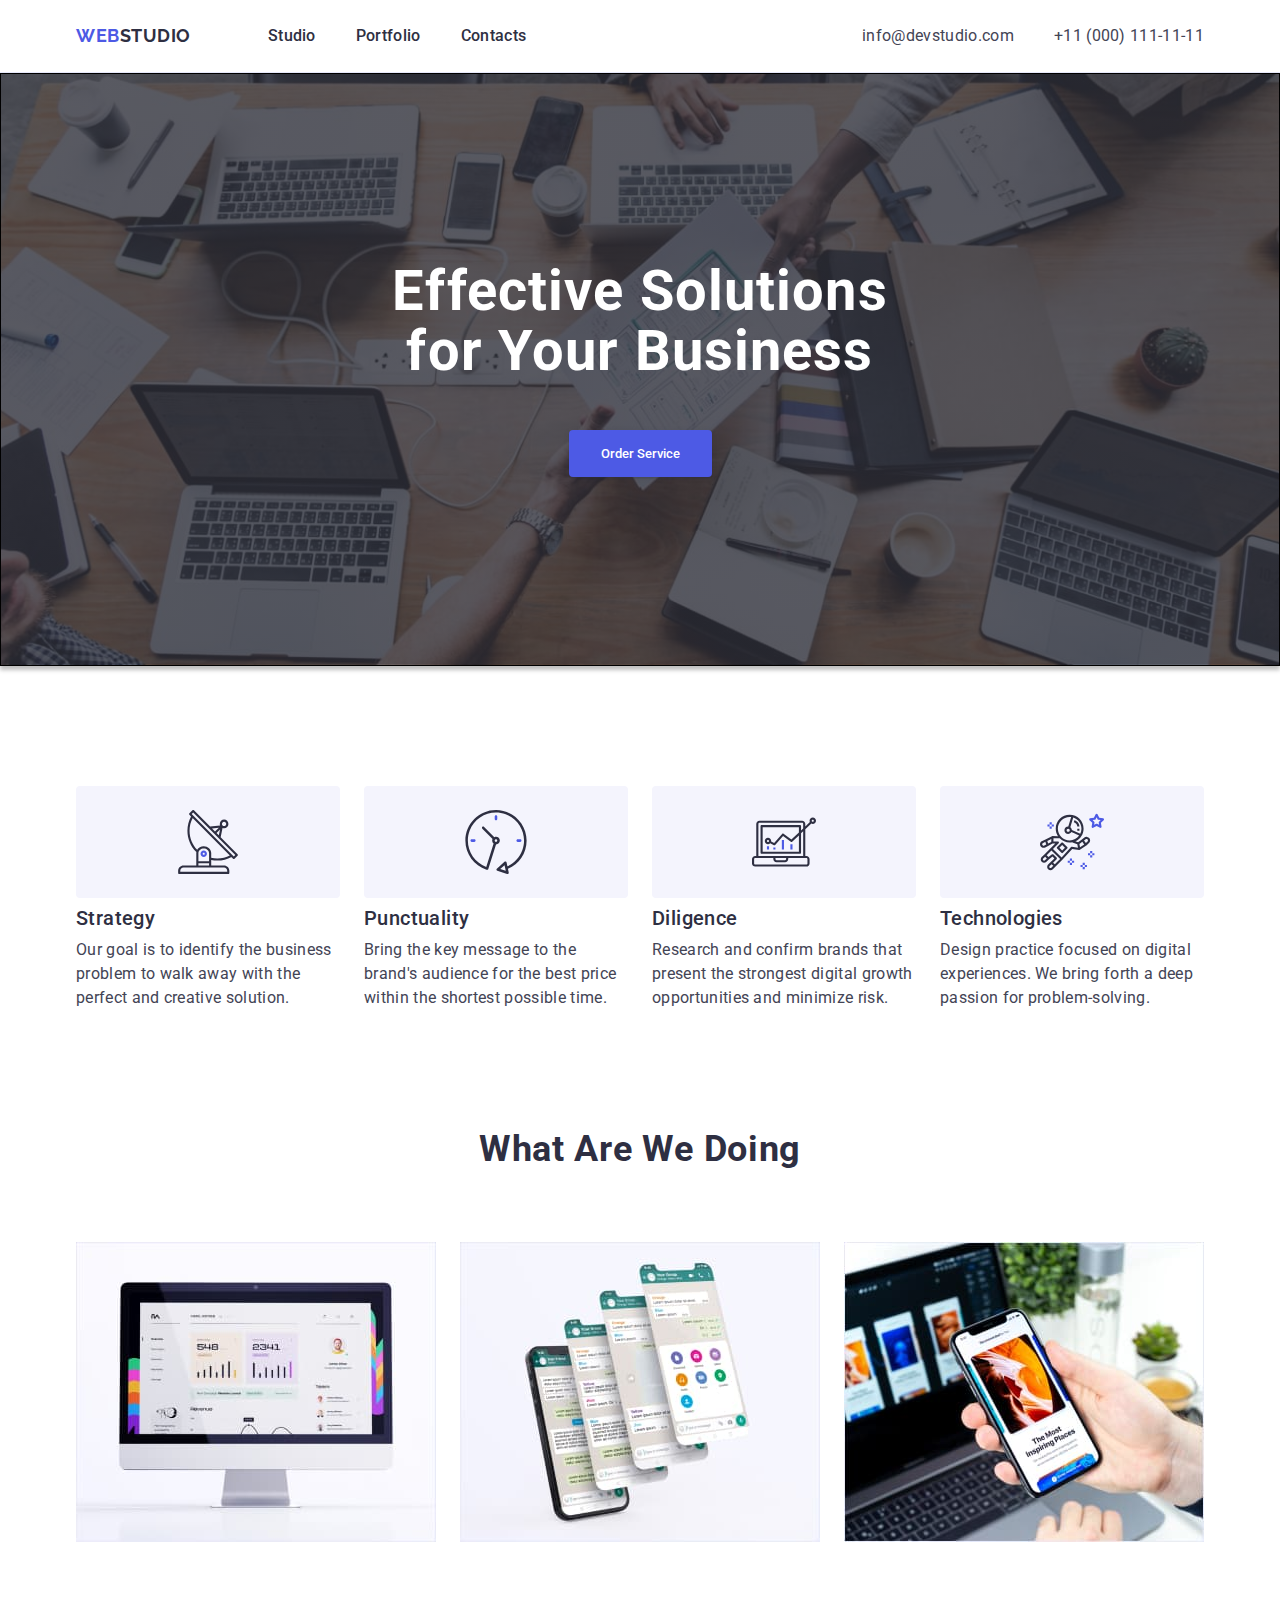
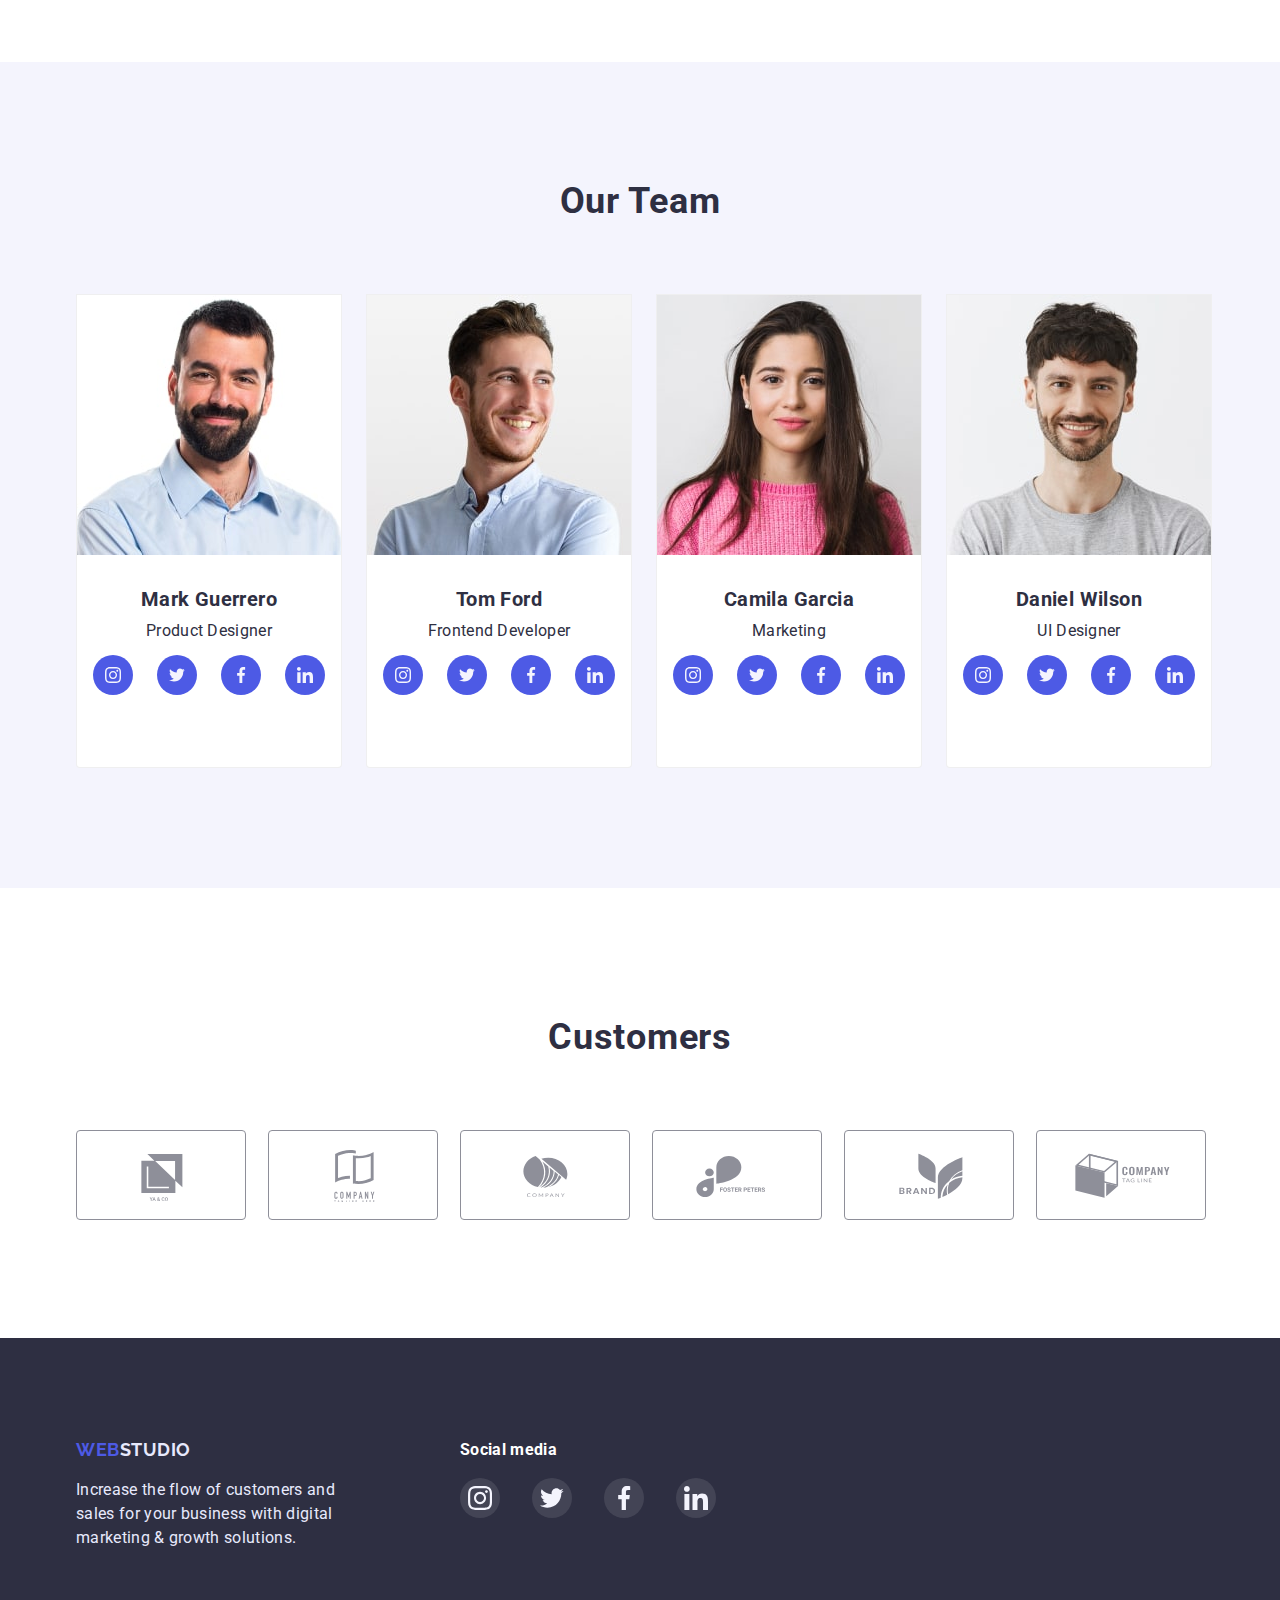
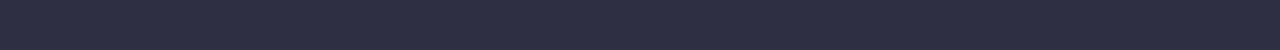
<file: index.html>
<!DOCTYPE html>
<html lang="en">

<head>
    <meta charset="UTF-8">
    <meta http-equiv="X-UA-Compatible" content="IE=edge">
    <meta name="viewport" content="width=device-width, initial-scale=1.0">
    <title>goit-markup-hw-04</title>

    <link rel="preconnect" href="https://fonts.googleapis.com">
    <link rel="preconnect" href="https://fonts.gstatic.com" crossorigin>
    <link
        href="https://fonts.googleapis.com/css2?family=Raleway:wght@700&family=Roboto:wght@400;500;700;900&display=swap"
        rel="stylesheet">
    <link rel="stylesheet" href="./css/style.css">
</head>

<body>
    <header class="header">
        <div class="container link">
            <nav class="navigation">
                <a href="./index.html" class="header-logo"><span class="color-web">Web</span>Studio</a>

                <ul class="header-list">
                    <li><a href="./index.html" class="header-link">Studio</a></li>
                    <li><a href="./portfolio.html" class="header-link">Portfolio</a></li>
                    <li><a href="" class="header-link">Contacts</a></li>
                </ul>
            </nav>
            <ul class="header-contacts">
                <li class="header-mail">
                    <a class="contacts" href="mailto:info@devstudio.com">info@devstudio.com</a>
                </li>
                <li class="header-phone">
                    <a class="contacts" href="tel:+11(000)1111111">+11 (000) 111-11-11</a>
                </li>
            </ul>
            
        </div>
    </header>

    <main>

        <section class="body background-body">
            <div class="container">
                <h1 class="body-title">Effective Solutions for Your Business</h1>
                <button class="body-title-btn" type="button">Order Service</button>
            </div>
        </section>

        <section class="section-slogan">
            <!-- <h2>section 2</h2> -->
            <div class="container">
                <ul class="section-slogan-col">
                    <li class="col">
                        <div class="slogan-icon">
                            <svg class="section-slogan-icon">
                                <use href="./img/symbol-defs.svg#icon-antenna"></use>
                            </svg>
                        </div>
                        <h3 class="slogan">Strategy</h3>
                        <p class="text">Our goal is to identify the business
                            problem to walk away with the perfect and creative solution. 
                        </p>
                    </li>
                    <li class="col">
                        <div class="slogan-icon">
                            <svg class="section-slogan-icon">
                                <use class="slogan-icon" href="./img/symbol-defs.svg#icon-clock"></use>
                            </svg>
                        </div>
                        <h3 class="slogan">Punctuality</h3>
                        <p class="text">Bring the key message to the brand's audience for the best price within the shortest
                            possible time.</p>
                    </li>
                    <li class="col">
                        <div class="slogan-icon">
                            <svg class="section-slogan-icon">
                                <use href="./img/symbol-defs.svg#icon-diagram"></use>
                            </svg>
                        </div>
                        <h3 class="slogan">Diligence</h3>
                        <p class="text">Research and confirm brands that present the strongest digital growth opportunities
                            and minimize
                            risk.</p>
                    </li>
                    <li class="col">
                        <div class="slogan-icon">
                            <svg class="section-slogan-icon">
                                <use href="./img/symbol-defs.svg#icon-astronaut"></use>
                            </svg>
                        </div>
                        <h3 class="slogan">Technologies</h3>
                        <p class="text">Design practice focused on digital experiences. We bring forth a deep passion for
                            problem-solving.</p>
                    </li>
                </ul>
            </div>
        </section>

        <section class="section">
            <div class="container">
                <h2 class="heading">What are we doing</h2>
                <ul class="image">
                    <li>
                        <img width="360" height="300" src="img/photo-1.jpg" alt="Monitor image">
                    </li>
                                        
                    <li>
                        <img width="360" height="300" src="img/photo-2.jpg" alt="Smartphone image">
                    </li>
                    
                    <li>
                        <img width="360" height="300" src="img/photo-3.jpg" alt="Image of smartphone and laptop">
                    </li>
                </ul>
                
            </div>
        </section>

        <section class="section-team">
            <div class="container">
                <h2 class="heading">Our Team</h2>
                <ul class="container-team">
                
                    <li class="section-team-item">
                        <img class="img" width="264" height="260" src="img/employee-1.jpg" alt="Photo of the employee">
                        <div class="employee-desc">
                            <h3 class="employee">Mark Guerrero</h3>
                            <p class="desc">Product Designer</p>
                            <ul class="team-soc-list">
                                <li class="team-soc-item">
                                    <a href="#" class="team-soc-link">
                                        <svg class="team-soc-icon">
                                            <use href="./img/icons.svg#icon-instagram"></use>
                                        </svg>
                                    </a>
                                </li>
                                <li class="team-soc-item">
                                    <a href="#" class="team-soc-link">
                                        <svg class="team-soc-icon">
                                            <use href="./img/icons.svg#icon-twitter"></use>
                                        </svg>
                                    </a>
                                </li>
                                <li class="team-soc-item">
                                    <a href="#" class="team-soc-link">
                                        <svg class="team-soc-icon">
                                            <use href="./img/icons.svg#icon-facebook"></use>
                                        </svg>
                                    </a>
                                </li>
                                <li class="team-soc-item">
                                    <a href="#" class="team-soc-link">
                                        <svg class="team-soc-icon">
                                            <use href="./img/icons.svg#icon-linkedin"></use>
                                        </svg>
                                    </a>
                                </li>
                            </ul>
                        </div>
                    </li>

                    <li class="section-team-item">
                        <img class="img" width="264" height="260" src="img/employee-2.jpg" alt="Photo of the employee">
                        <div class="employee-desc">
                            <h3 class="employee">Tom Ford</h3>
                            <p class="desc">Frontend Developer</p>
                            <ul class="team-soc-list">
                                <li class="team-soc-item">
                                    <a href="#" class="team-soc-link">
                                        <svg class="team-soc-icon">
                                            <use href="./img/icons.svg#icon-instagram"></use>
                                        </svg>
                                    </a>
                                </li>
                                <li class="team-soc-item">
                                    <a href="#" class="team-soc-link">
                                        <svg class="team-soc-icon">
                                            <use href="./img/icons.svg#icon-twitter"></use>
                                        </svg>
                                    </a>
                                </li>
                                <li class="team-soc-item">
                                    <a href="#" class="team-soc-link">
                                        <svg class="team-soc-icon">
                                            <use href="./img/icons.svg#icon-facebook"></use>
                                        </svg>
                                    </a>
                                </li>
                                <li class="team-soc-item">
                                    <a href="#" class="team-soc-link">
                                        <svg class="team-soc-icon">
                                            <use href="./img/icons.svg#icon-linkedin"></use>
                                        </svg>
                                    </a>
                                </li>
                            </ul>
                        </div>
                    </li>

                    <li class="section-team-item">
                        <img class="img" width="264" height="260" src="img/employee-3.jpg" alt="Photo of the employee">
                        <div class="employee-desc">
                            <h3 class="employee">Camila Garcia</h3>
                            <p class="desc">Marketing</p>
                            <ul class="team-soc-list">
                                <li class="team-soc-item">
                                    <a href="#" class="team-soc-link">
                                        <svg class="team-soc-icon">
                                            <use href="./img/icons.svg#icon-instagram"></use>
                                        </svg>
                                    </a>
                                </li>
                                <li class="team-soc-item">
                                    <a href="#" class="team-soc-link">
                                        <svg class="team-soc-icon">
                                            <use href="./img/icons.svg#icon-twitter"></use>
                                        </svg>
                                    </a>
                                </li>
                                <li class="team-soc-item">
                                    <a href="#" class="team-soc-link">
                                        <svg class="team-soc-icon">
                                            <use href="./img/icons.svg#icon-facebook"></use>
                                        </svg>
                                    </a>
                                </li>
                                <li class="team-soc-item">
                                    <a href="#" class="team-soc-link">
                                        <svg class="team-soc-icon">
                                            <use href="./img/icons.svg#icon-linkedin"></use>
                                        </svg>
                                    </a>
                                </li>
                            </ul>
                        </div>
                    </li>

                    <li class="section-team-item">
                        <img class="img" width="264" height="260" src="img/employee-4.jpg" alt="Photo of the employee">
                        <div class="employee-desc">
                            <h3 class="employee">Daniel Wilson</h3>
                            <p class="desc">UI Designer</p>
                            <ul class="team-soc-list">
                                <li class="team-soc-item">
                                    <a href="#" class="team-soc-link">
                                        <svg class="team-soc-icon">
                                            <use href="./img/icons.svg#icon-instagram"></use>
                                        </svg>
                                    </a>
                                </li>
                                <li class="team-soc-item">
                                    <a href="#" class="team-soc-link">
                                        <svg class="team-soc-icon">
                                            <use href="./img/icons.svg#icon-twitter"></use>
                                        </svg>
                                    </a>
                                </li>
                                <li class="team-soc-item">
                                    <a href="#" class="team-soc-link">
                                        <svg class="team-soc-icon">
                                            <use href="./img/icons.svg#icon-facebook"></use>
                                        </svg>
                                    </a>
                                </li>
                                <li class="team-soc-item">
                                    <a href="#" class="team-soc-link">
                                        <svg class="team-soc-icon">
                                            <use href="./img/icons.svg#icon-linkedin"></use>
                                        </svg>
                                    </a>
                                </li>
        
                            </ul>
                        </div>
                    </li>
                    
                </ul>
            </div>
        </section>

        <section class="customers-section">
            <div class="container">
                <h2 class="heading">Customers</h2>
                <div class="customers-icons">
                    <ul class="customers-list">
                        <li class="customers-item">
                            <a href="#" class="customers-link">
                                <svg class="svg-customers">
                                    <use href="./img/customers.svg#icon-customer-1"></use>
                                </svg>
                            </a>
                        </li>
                        <li class="customers-item">
                            <a href="#" class="customers-link">
                                <svg class="svg-customers">
                                    <use href="./img/customers.svg#icon-customer-2"></use>
                                </svg>
                            </a>
                        </li>
                        <li class="customers-item">
                            <a href="#" class="customers-link">
                                <svg class="svg-customers">
                                    <use href="./img/customers.svg#icon-customer-3"></use>
                                </svg>
                            </a>
                        </li>
                        <li class="customers-item">
                            <a href="#" class="customers-link">
                                <svg class="svg-customers">
                                    <use href="./img/customers.svg#icon-customer-4"></use>
                                </svg>
                            </a>
                        </li>
                        <li class="customers-item">
                            <a href="#" class="customers-link">
                                <svg class="svg-customers">
                                    <use href="./img/customers.svg#icon-customer-5"></use>
                                </svg>
                            </a>
                        </li>
                        <li class="customers-item">
                            <a href="#" class="customers-link">
                                <svg class="svg-customers">
                                    <use href="./img/customers.svg#icon-customer-6"></use>
                                </svg>
                            </a>
                        </li>
                    </ul>
                </div>
            </div>
        </section>

    </main>

    <footer class="footer">
        <div class="footer-container container">
            <div class="container-logo">
                <a href="/" class="logo-footer"><span class="color-web">Web</span>Studio</a>
                <p>Increase the flow of customers and sales for your business with digital marketing & growth solutions.</p>
            </div>
            <div class="container-soc">
                <p class="footer-header">Social media</p>
                <div class="footer-container-soc">
                    <ul class="container-soc-list">
                        <li class="container-soc-item">
                            <a href="#" class="container-soc-link">
                                <svg class="container-soc-icon">
                                    <use href="./img/icons.svg#icon-instagram"></use>
                                </svg>
                            </a>
                        </li>
                        <li class="container-soc-item">
                            <a href="#" class="container-soc-link">
                                <svg class="container-soc-icon">
                                    <use href="./img/icons.svg#icon-twitter"></use>
                                </svg>
                            </a>
                        </li>
                        <li class="container-soc-item">
                            <a href="#" class="container-soc-link">
                                <svg class="container-soc-icon">
                                    <use href="./img/icons.svg#icon-facebook"></use>
                                </svg>
                            </a>
                        </li>
                        <li class="container-soc-item">
                            <a href="#" class="container-soc-link">
                                <svg class="container-soc-icon">
                                    <use href="./img/icons.svg#icon-linkedin"></use>
                                </svg>
                            </a>
                        </li>
                    </ul>
                </div>
            </div>
        </div>
    </footer>


</body>

</html>
</file>
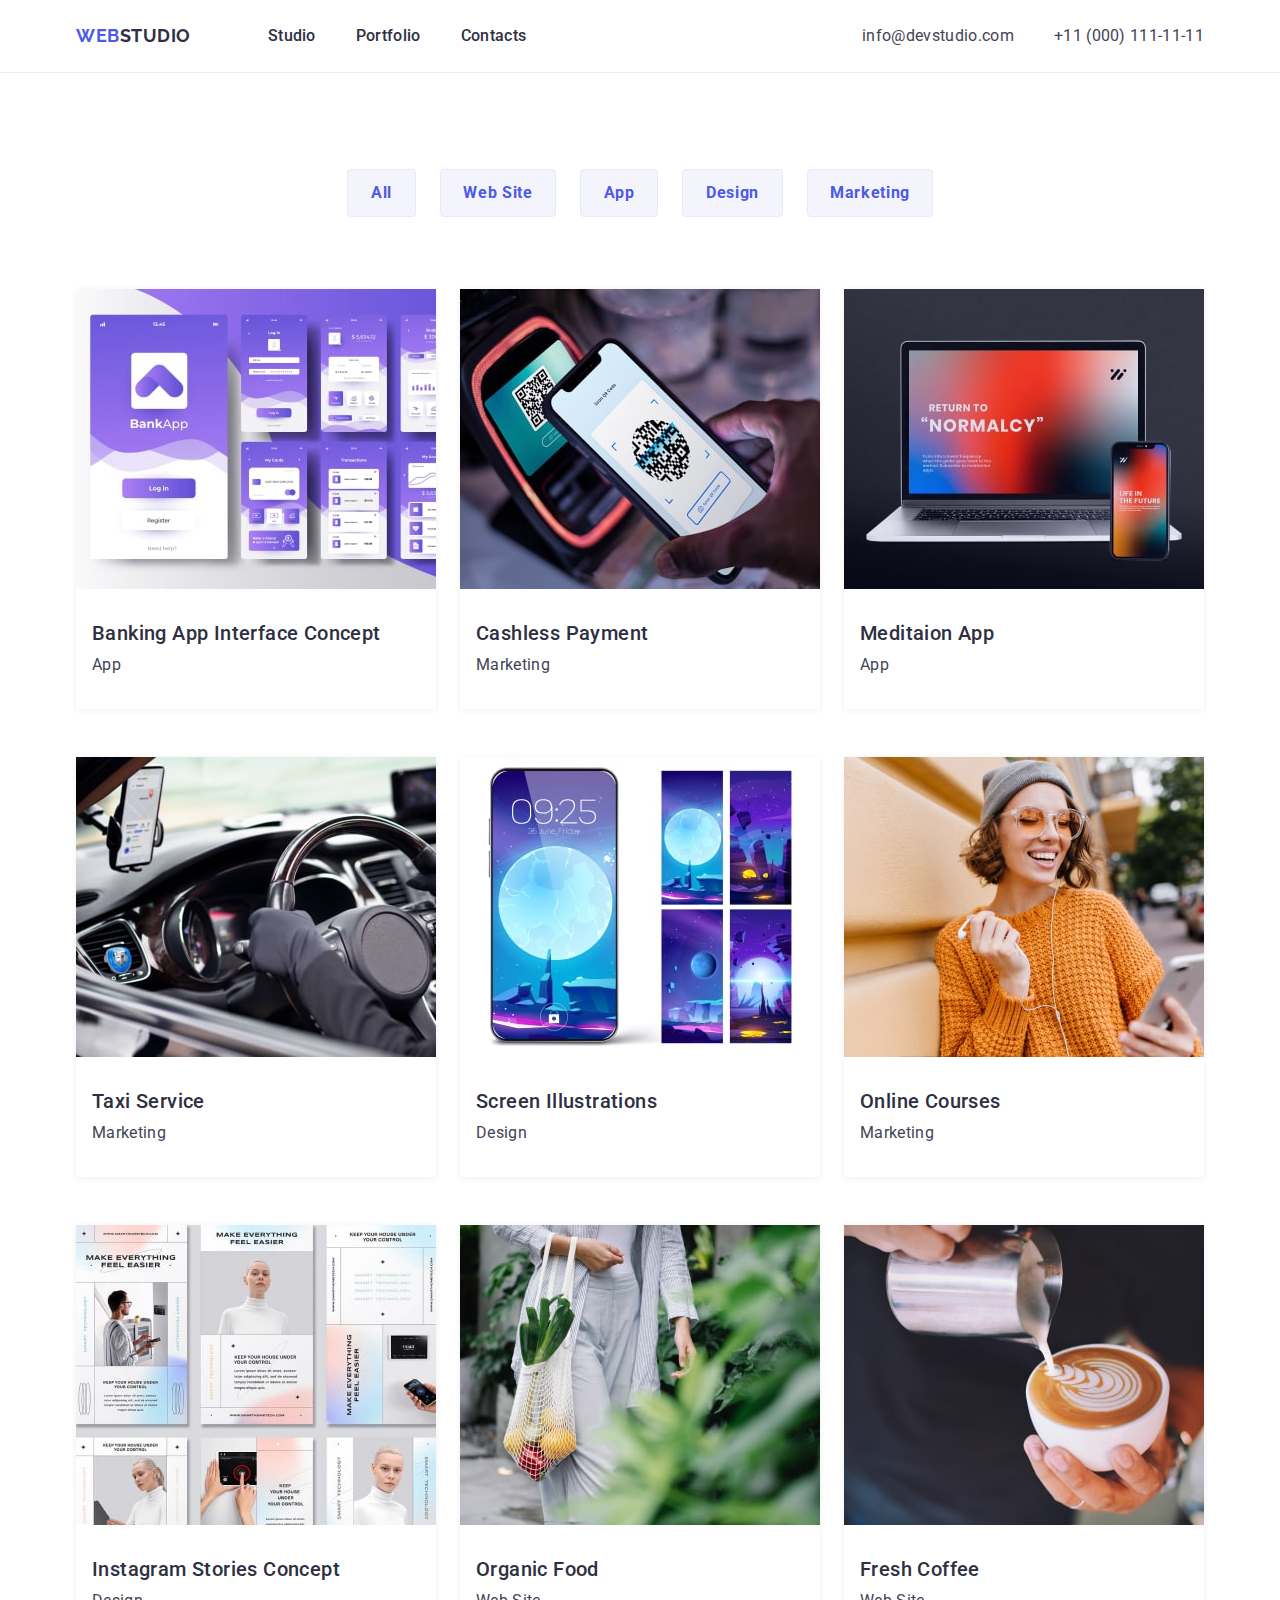
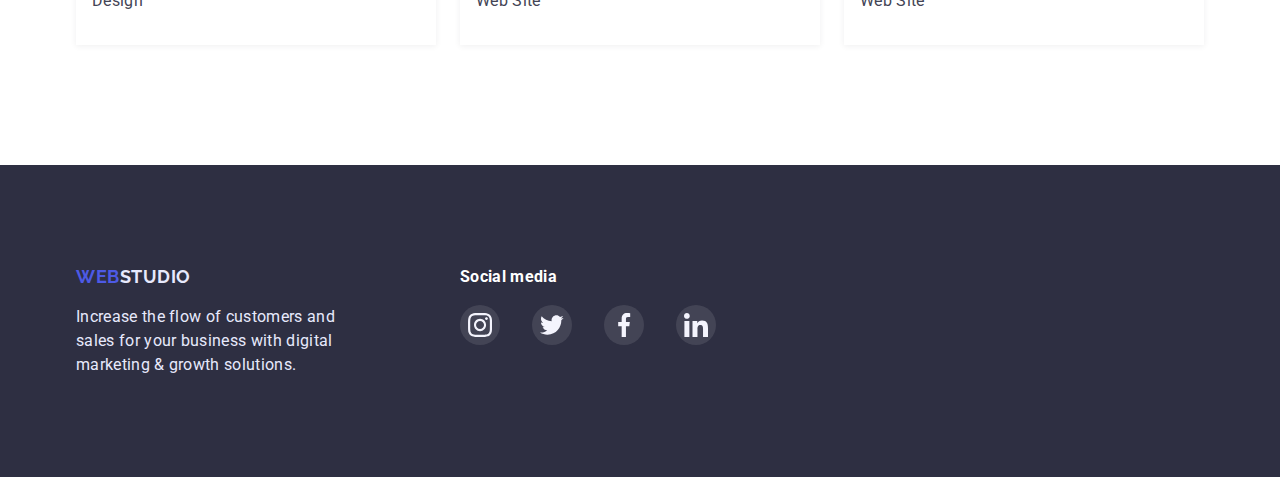
<file: portfolio.html>
<!DOCTYPE html>
<html lang="en">

<head>
    <meta charset="UTF-8">
    <meta http-equiv="X-UA-Compatible" content="IE=edge">
    <meta name="viewport" content="width=device-width, initial-scale=1.0">
    <title>goit-markup-hw-04/portfolio</title>

    <link rel="preconnect" href="https://fonts.googleapis.com">
    <link rel="preconnect" href="https://fonts.gstatic.com" crossorigin>
    <link
        href="https://fonts.googleapis.com/css2?family=Raleway:wght@700&family=Roboto:wght@400;500;700;900&display=swap"
        rel="stylesheet">
    <link rel="stylesheet" href="./css/style.css">
</head>

<body>
    <header class="header">
        <div class="container link">
            <nav class="navigation">
                <a href="index.html" class="header-logo"><span class="color-web">Web</span>Studio</a>

                <ul class="header-list">
                    <li><a href="./index.html" class="header-link">Studio</a></li>
                    <li><a href="./portfolio.html" class="header-link">Portfolio</a></li>
                    <li><a href="#" class="header-link">Contacts</a></li>
                </ul>
            </nav>

            <ul class="header-contacts">
                <li class="header-mail">
                    <a class="contacts" href="mailto:info@devstudio.com">info@devstudio.com</a>
                </li>
                <li class="header-phone">
                    <a class="contacts" href="tel:+11(000)1111111">+11 (000) 111-11-11</a>
                </li>
            </ul>
            
        </div>
    </header>

    <main>

        <section class="body-btn">

            <div class="container">

                <h1 class="container-portfolio">Portfolio</h1>
            
                <ul class="container-body">

                    <li>
                        <button class="body-btn-all" type="button">All</button>
                    </li>

                    <li>
                        <button class="body-btn-web" type="button">Web Site</button>
                    </li>

                    <li>
                        <button class="body-btn-app" type="button">App</button>
                    </li>

                    <li>
                        <button class="body-btn-design" type="button">Design</button>
                    </li>

                    <li>
                        <button class="body-btn-marketing" type="button">Marketing</button>
                    </li>
                </ul>

                <ul class="container-items">

                    <!--<h2>Items</h2>-->

                    <li class="body-btn-items">
                        <a class="portfolio-link" href="#">
                            <img width="360" height="300" src="./img/portfolio-1.jpg" alt="App in phone">
                            <div class="container-body-dtn">
                                <h3>Banking App Interface Concept</h3>
                                <p>App</p>
                            </div>
                        </a>
                    </li>

                    <li class="body-btn-items">
                        <a class="portfolio-link" href="#">
                            <img width="360" height="300" src="./img/portfolio-2.jpg" alt="Cashless payment">
                            <div class="container-body-dtn">
                                <h3>Cashless Payment</h3>
                                <p>Marketing</p>
                            </div>
                        </a>
                    </li>

                    <li class="body-btn-items">
                        <a class="portfolio-link" href="#">
                            <img width="360" height="300" src="./img/portfolio-3.jpg" alt="Meditaion app">
                            <div class="container-body-dtn">
                                <h3>Meditaion App</h3>
                                <p>App</p>
                            </div>
                        </a>
                    </li>

                    <li class="body-btn-items">
                        <a class="portfolio-link" href="#">
                            <img width="360" height="300" src="./img/portfolio-4.jpg" alt="Taxi service">
                            <div class="container-body-dtn">
                                <h3>Taxi Service</h3>
                                <p>Marketing</p>
                            </div>
                        </a>
                    </li>

                    <li class="body-btn-items">
                        <a class="portfolio-link" href="#">
                            <img width="360" height="300" src="./img/portfolio-5.jpg" alt="Screen illustrations">
                            <div class="container-body-dtn">
                                <h3>Screen Illustrations</h3>
                                <p>Design</p>
                            </div>
                        </a>
                    </li>

                    <li class="body-btn-items">
                        <a class="portfolio-link" href="#">
                            <img width="360" height="300" src="./img/portfolio-6.jpg" alt="Online courses">
                            <div class="container-body-dtn">
                                <h3>Online Courses</h3>
                                <p>Marketing</p>
                            </div>
                        </a>
                    </li>

                    <li class="body-btn-items">
                        <a class="portfolio-link" href="#">
                            <img width="360" height="300" src="./img/portfolio-7.jpg" alt="Instagram stories concept">
                            <div class="container-body-dtn">
                                <h3>Instagram Stories Concept</h3>
                                <p>Design</p>
                            </div>
                        </a>
                    </li>

                    <li class="body-btn-items">
                        <a class="portfolio-link" href="#">
                            <img width="360" height="300" src="./img/portfolio-8.jpg" alt="Organic food">
                            <div class="container-body-dtn">
                                <h3>Organic Food</h3>
                                <p>Web Site</p>
                            </div>
                        </a>
                    </li>

                    <li class="body-btn-items">
                        <a class="portfolio-link" href="#">
                            <img width="360" height="300" src="./img/portfolio-9.jpg" alt="Fresh coffee">
                            <div class="container-body-dtn">
                                <h3>Fresh Coffee</h3>
                                <p>Web Site</p>
                            </div>
                        </a>
                    </li>
                    

                </ul>

            </div>

        </section>

    </main>

    <footer class="footer">
        <div class="footer-container container">
            <div class="container-logo">
                <a href="/" class="logo-footer"><span class="color-web">Web</span>Studio</a>
                <p>Increase the flow of customers and sales for your business with digital marketing & growth solutions.</p>
            </div>
            <div class="container-soc">
                <p class="footer-header">Social media</p>
                <div class="footer-container-soc">
                    <ul class="container-soc-list">
                        <li class="container-soc-item">
                            <a href="#" class="container-soc-link">
                                <svg class="container-soc-icon">
                                    <use href="./img/icons.svg#icon-instagram"></use>
                                </svg>
                            </a>
                        </li>
                        <li class="container-soc-item">
                            <a href="#" class="container-soc-link">
                                <svg class="container-soc-icon">
                                    <use href="./img/icons.svg#icon-twitter"></use>
                                </svg>
                            </a>
                        </li>
                        <li class="container-soc-item">
                            <a href="#" class="container-soc-link">
                                <svg class="container-soc-icon">
                                    <use href="./img/icons.svg#icon-facebook"></use>
                                </svg>
                            </a>
                        </li>
                        <li class="container-soc-item">
                            <a href="#" class="container-soc-link">
                                <svg class="container-soc-icon">
                                    <use href="./img/icons.svg#icon-linkedin"></use>
                                </svg>
                            </a>
                        </li>
                    </ul>
                </div>
            </div>
        </div>
    </footer>


</body>

</html>
</file>
<file: css/style.css>
body {
    font-family: 'Raleway', sans-serif;
    font-family: 'Roboto', sans-serif;
    margin: 0;
}

img {
    display: block;
}

.container {
    max-width: 1128px;
    margin: 0 auto;
    padding-left: 15px;
    padding-right: 15px;
}

.color-web {
    font-weight: 700;
    font-size: 18px;
    line-height: 1.33;
    letter-spacing: 0.03em;
    text-transform: uppercase;
    color: #4D5AE5;
    text-decoration: none;
}

.header {
    border-bottom: 1px solid #E7E9FC;
}

.link {
    display: flex;
    align-items: center;
}

.navigation {
    display: flex;
    align-items: center;
}

.header-logo {
    font-family: 'Raleway';
    font-weight: 700;
    font-size: 18px;
    line-height: 1.33;
    display: flex;
    align-items: center;
    letter-spacing: 0.03em;
    text-transform: uppercase;
    color: #2E2F42;
    text-decoration: none;
    margin-right: 77px;
}


.header-list {
    display: flex;
    list-style: none;
    padding: 0;
    margin-top: 0;
    margin-bottom: 0;
}

.header-list li {
    margin-right: 40px;
}

.header-list li:last-child {
    margin-right: 0;
}

.header-link:hover {
    color: #434455;
}

.header-link {
    font-weight: 500;
    font-size: 16px;
    line-height: 1.5;
    letter-spacing: 0.02em;
    color: #2E2F42;
    text-decoration: none;
    font-family: inherit;
    display: block;
    padding-top: 24px;
    padding-bottom: 24px;
}

.header-link:hover,
.header-link:focus {
    color: #434455;
}

.header-link:active {
    color: #4D5AE5;
}

.header-contacts {
    display: flex;
    margin-left: auto;

    list-style: none;
    margin-top: 0;
    margin-bottom: 0;
    padding: 0;
}


.header-contacts li {
    margin-right: 40px;
}

.header-contacts li:last-child {
    margin-right: 0;
}

.contacts {
    color: #434455;
    font-size: 16;
    line-height: 1.5;
    letter-spacing: 0.02em;
    text-decoration: none;

    transition: color 250ms cubic-bezier(0.4, 0, 0.2, 1);
}

.contacts:focus,
.contacts:hover {
    color: #404BBF;
}

.body {
    text-align: center;
    padding-top: 188px;
    padding-bottom: 188px;
}


.body-title {
    font-family: 'Roboto';
    font-weight: 700;
    font-size: 56px;
    line-height: 1.07;
    letter-spacing: 0.02em;
    color: #FFFFFF;
    margin-top: 0;
    margin-bottom: 48px;
    width: 496px;
    margin-left: auto;
    margin-right: auto;
}

.body-title-btn:hover {
    background: #404BBF;
    box-shadow: 0px 4px 4px rgba(0, 0, 0, 0.15);
}

.body-title-btn {
    font-family: 'Roboto';
    font-weight: 500;
    display: flex;
    align-items: flex-start;
    padding: 16px 32px;
    background: #4D5AE5;
    color: #FFFFFF;
    cursor: pointer;
    border-radius: 4px;
    margin-left: auto;
    margin-right: auto;
    border: 0;
    box-shadow: 0px 1px 6px rgba(46, 47, 66, 0.08), 0px 1px 1px rgba(46, 47, 66, 0.16), 0px 2px 1px rgba(46, 47, 66, 0.08);
}

.background-body {
    max-width: 1440px;
    margin-left: auto;
    margin-right: auto;
    background-size: cover;
    background-position: center;
    background-repeat: no-repeat;
    background-image: linear-gradient(to right, rgba(47, 48, 58, 0.8), rgba(47, 48, 58, 0.8)), url("/img/body-fon.jpg");
    border: 1px solid #000000;
    box-sizing: border-box;
    box-shadow: 0px 4px 4px rgba(0, 0, 0, 0.25);
}

.section-slogan {
    padding-top: 120px;
    padding-bottom: 120px;
}

.section-slogan-col {
    display: flex;
    gap: 24px;
    list-style: none;
    padding-left: 0;
    margin: 0;
}


.slogan-icon {
    margin-bottom: 8px;
    width: 264px;
    height: 112px;
    justify-content: center;
    display: flex;
    border-radius: 4px;
    align-items: center;
    background: #F4F4FD;
}

.section-slogan-icon {
    width: 64px;
    height: 64px;
}

.slogan {
    font-family: 'Roboto';
    font-weight: 500;
    font-size: 20px;
    line-height: 1.2;
    letter-spacing: 0.02em;
    color: #2E2F42;
    width: 264px;
    height: 24px;
    margin: 0;

}

.text {
    font-size: 16px;
    line-height: 1.5;
    letter-spacing: 0.02em;
    color: #434455;
    width: 264px;
    height: 72px;
    margin-top: 8px;
    margin-bottom: 0;
}

.section {
    padding-bottom: 120px;
}

.heading {
    font-family: 'Roboto';
    font-weight: 700;
    font-size: 36px;
    line-height: 1.11;
    text-align: center;
    letter-spacing: 0.02em;
    text-transform: capitalize;
    color: #2E2F42;
    margin-top: 0;
    margin-bottom: 72px;
}

.image {
    display: flex;
    gap: 24px;
    list-style: none;
    margin-top: 0;
    margin-bottom: 0;
    padding-left: 0;
}

.section-team {
    background: #F4F4FD;
    padding-top: 120px;
    padding-bottom: 120px;
}

.container-team {
    display: flex;
    gap: 24px;
    margin: 0;
    padding-left: 0;
}

.section-team-item {
    list-style: none;
    display: flex;
    flex-direction: column;
    justify-content: center;
    margin-top: 0;
    margin-bottom: 0;
    padding-left: 0;
    background: #FFFFFF;
    box-sizing: border-box;
    text-align: center;
    border-radius: 0px 0px 4px 4px;
    border: 0.5px solid #2E2F4214;
}

.employee-desc {
    padding-top: 32px;
    padding-bottom: 36px;
}

.employee  {
    margin-top: 0;
    color: #2E2F42;
    font-size: 20px;
    line-height: 1.2;
    letter-spacing: 0.02em;
    font-family: 'Roboto';
    font-weight: 700;
    text-align: center;
    margin-bottom: 8px;
}

.desc {
    margin: 0;
    color: #2E2F42;
    font-size: 16px;
    line-height: 1.5;
    letter-spacing: 0.02em;
    text-align: center;
}

.team-soc-list{


    display: flex;
    justify-content: space-between;
    padding: 12px 16px 36px 16px; 

    /*display: flex;*/
    align-items: center;
    /*padding-left: 16px;
    padding-right: 16px;
    padding-top: 12px;*/
}

.team-soc-item{
    list-style: none;
    gap: 24px;
    padding-right: 24px;
}

.team-soc-item:last-child {
    padding-right: 0;
}

.team-soc-link{
    width: 40px;
    height: 40px;
    cursor: pointer;
    display: flex;
    border-radius: 50%;
    background-color: #4D5AE5;
    justify-content: center;
    align-items: center;
    
}

.team-soc-link:hover {
    background: #404BBF;
}

.team-soc-icon{
    width: 16px;
    height: 16px;
    cursor: pointer;
    display: flex;
    justify-content: center;
    align-items: center;
}

.customers-section {
    padding-top: 130px;
    padding-bottom: 120px;

}

.customers-icons {
    box-sizing: border-box;
}

.customers-list {
    list-style: none;
    padding: 0;
    margin: 0;
    display: flex;
    justify-content: center;
}

.customers-item {
    margin-right: 24px;
    width: 168px;
    height: 88px;
}
.customers-item:last-child {
    margin-right: 0;
}

.customers-link {
    display: flex;
    border: 1px solid #8E8F99;
    border-radius: 4px;
    width: 100%;
    height: 100%;
    justify-content: center;
    align-items: center;
    color: #8E8F99;
}

.customers-link:focus,
.customers-link:hover {
    border: 1px solid #4D5AE5;
    color: #4D5AE5;
}

.svg-customers {
    width: 104px;
    height: 56px;
    display: flex;
    fill: currentColor;
}

.svg-customers:hover {
    fill: currentColor;
}

.footer-container{
    display: flex;
}

.container-soc {
    padding-left: 120px;
}

.footer-container-soc {
    list-style: none;
}

.container-soc-item{
    padding-right: 16px;
}

.container-soc-item:last-child {
    padding-right: 0;
}

.container-soc-link{
    width: 40px;
    height: 40px;
    border-radius: 50%;
    background-color: rgba(255, 255, 255, 0.1);
    display: flex;
    justify-content: center;
    align-items: center;
    margin-right: 16px;

    transition: background-color 250ms cubic-bezier(0.4, 0, 0.2, 1);
}

.container-soc-link:hover {
    background: #31D0AA;
}

.container-soc-list {
    list-style: none;
    display: flex;
    padding: 0;
    margin: 0;
}

.container-soc-icon {
    display: flex;
    align-items: center;
    justify-content: center;
    width: 24px;
    height: 24px;
}

.footer-header{
    font-weight: 700;
    font-size: 16px;
    line-height: 1.5;
    letter-spacing: 0.02em;
    color: #FFFFFF;
    margin-bottom: 16px;
    margin-top: 0;
}

.footer {
    background: #2E2F42;
    margin-top: 0;
    margin-bottom: 0;
    padding-top: 100px;
    padding-bottom: 100px;
}

.logo-footer {
    font-family: 'Raleway';
    font-weight: 700;
    font-size: 18px;
    line-height: 1.33;
    letter-spacing: 0.03em;
    text-transform: uppercase;
    color: #E7E9FC;
    text-decoration: none;
}

.container-logo p {
    font-weight: 400;
    font-size: 16px;
    line-height: 1.5;
    letter-spacing: 0.02em;
    color: #E7E9FC;
    margin-top: 0;
    margin-bottom: 0; 
    box-sizing: border-box;
    width: 264px;
    height: 72px;  
    margin-top: 16px;
}

/*______________PORTFOLIO______________*/

.body-btn button:hover,
.body-btn button:focus {
    border: #4D5AE5;
    background: #4D5AE5;
    color: #FFFFFF;
    box-shadow: 0px 3px 1px rgba(0, 0, 0, 0.1), 0px 2px 1px rgba(0, 0, 0, 0.08), 0px 2px 2px rgba(0, 0, 0, 0.12);
}

.container-portfolio {
    position: absolute;
    width: 1px;
    height: 1px;
    margin: -1px;
    border: 0;
    padding: 0;
    white-space: nowrap;
    clip-path: inset(100%);
    clip: rect(0 0 0 0);
    overflow: hidden;
}

.body-btn {
    padding-top: 96px;
    padding-bottom: 120px;
}

.container-body {
    margin-top: 0;
    padding: 0;
    display: flex;
    justify-content: center;
    margin-bottom: 72px;
    list-style: none;
}

.container-body li {
    margin-right: 24px;

}

.container-body li:last-child {
    margin-right: 0;
}

.body-btn-all {
    width: 69px;
    height: 48px;
    background: #F4F4FD;
    border: 1px solid #E7E9FC;
    border-radius: 4px;
    color: #4D5AE5;
    font-family: 'Roboto';
    font-weight: 700;
    font-size: 16px;
    line-height: 1.5;
    letter-spacing: 0.04em;
    cursor: pointer;
}

.body-btn-web {
    width: 116px;
    height: 48px;
    background: #F4F4FD;
    border: 1px solid #E7E9FC;
    border-radius: 4px;
    color: #4D5AE5;
    font-family: 'Roboto';
    font-weight: 700;
    font-size: 16px;
    line-height: 1.5;
    letter-spacing: 0.04em;
    cursor: pointer;
}

.body-btn-app {
    background: #F4F4FD;
    border: 1px solid #E7E9FC;
    border-radius: 4px;
    width: 78px;
    height: 48px;
    color: #4D5AE5;
    font-family: 'Roboto';
    font-weight: 700;
    font-size: 16px;
    line-height: 1.5;
    letter-spacing: 0.04em;
    cursor: pointer;
}

.body-btn-design {
    background: #F4F4FD;
    border: 1px solid #E7E9FC;
    border-radius: 4px;
    width: 101px;
    height: 48px;
    color: #4D5AE5;
    font-family: 'Roboto';
    font-weight: 700;
    font-size: 16px;
    line-height: 1.5;
    letter-spacing: 0.04em;
    cursor: pointer;
}

.body-btn-marketing {
    background: #F4F4FD;
    border: 1px solid #E7E9FC;
    border-radius: 4px;
    width: 126px;
    height: 48px;
    color: #4D5AE5;
    font-family: 'Roboto';
    font-weight: 700;
    font-size: 16px;
    line-height: 1.5;
    letter-spacing: 0.04em;
    cursor: pointer;
}

.body-btn-items {
    box-sizing: border-box;
    width: 360px;
    height: 420px;
    padding-left: 0;
    margin: 0;
}

.container-body-dtn {
    border-top: none;
    padding-top: 32px;
    padding-bottom: 32px;
    padding-left: 16px;
}

.portfolio-link {
    box-shadow: 0px 1px 6px rgba(46, 47, 66, 0.08);
    display: block;
    text-decoration: none;
}

.portfolio-link:hover {
    box-shadow: 0px 1px 6px rgba(46, 47, 66, 0.08), 0px 1px 1px rgba(46, 47, 66, 0.16), 0px 2px 1px rgba(46, 47, 66, 0.08);
}

.container-items {
    display: flex;
    flex-wrap: wrap;
    padding-left: 0;
    margin: 0;
    row-gap: 48px;
    column-gap: 24px;
}

.body-btn-items {
    list-style: none;
}

.body-btn-items h3 {
    font-family: 'Roboto';
    font-weight: 500;
    font-size: 20px;
    line-height: 1.2;
    letter-spacing: 0.02em;
    color: #2E2F42;
    margin-bottom: 8px;
    margin-top: 0;
    margin-left: 0;
}

.body-btn-items p {
    font-family: 'Roboto';
    font-weight: 400;
    font-size: 16px;
    line-height: 1.5;
    letter-spacing: 0.02em;
    color: #434455;
    margin: 0;
}
</file>
